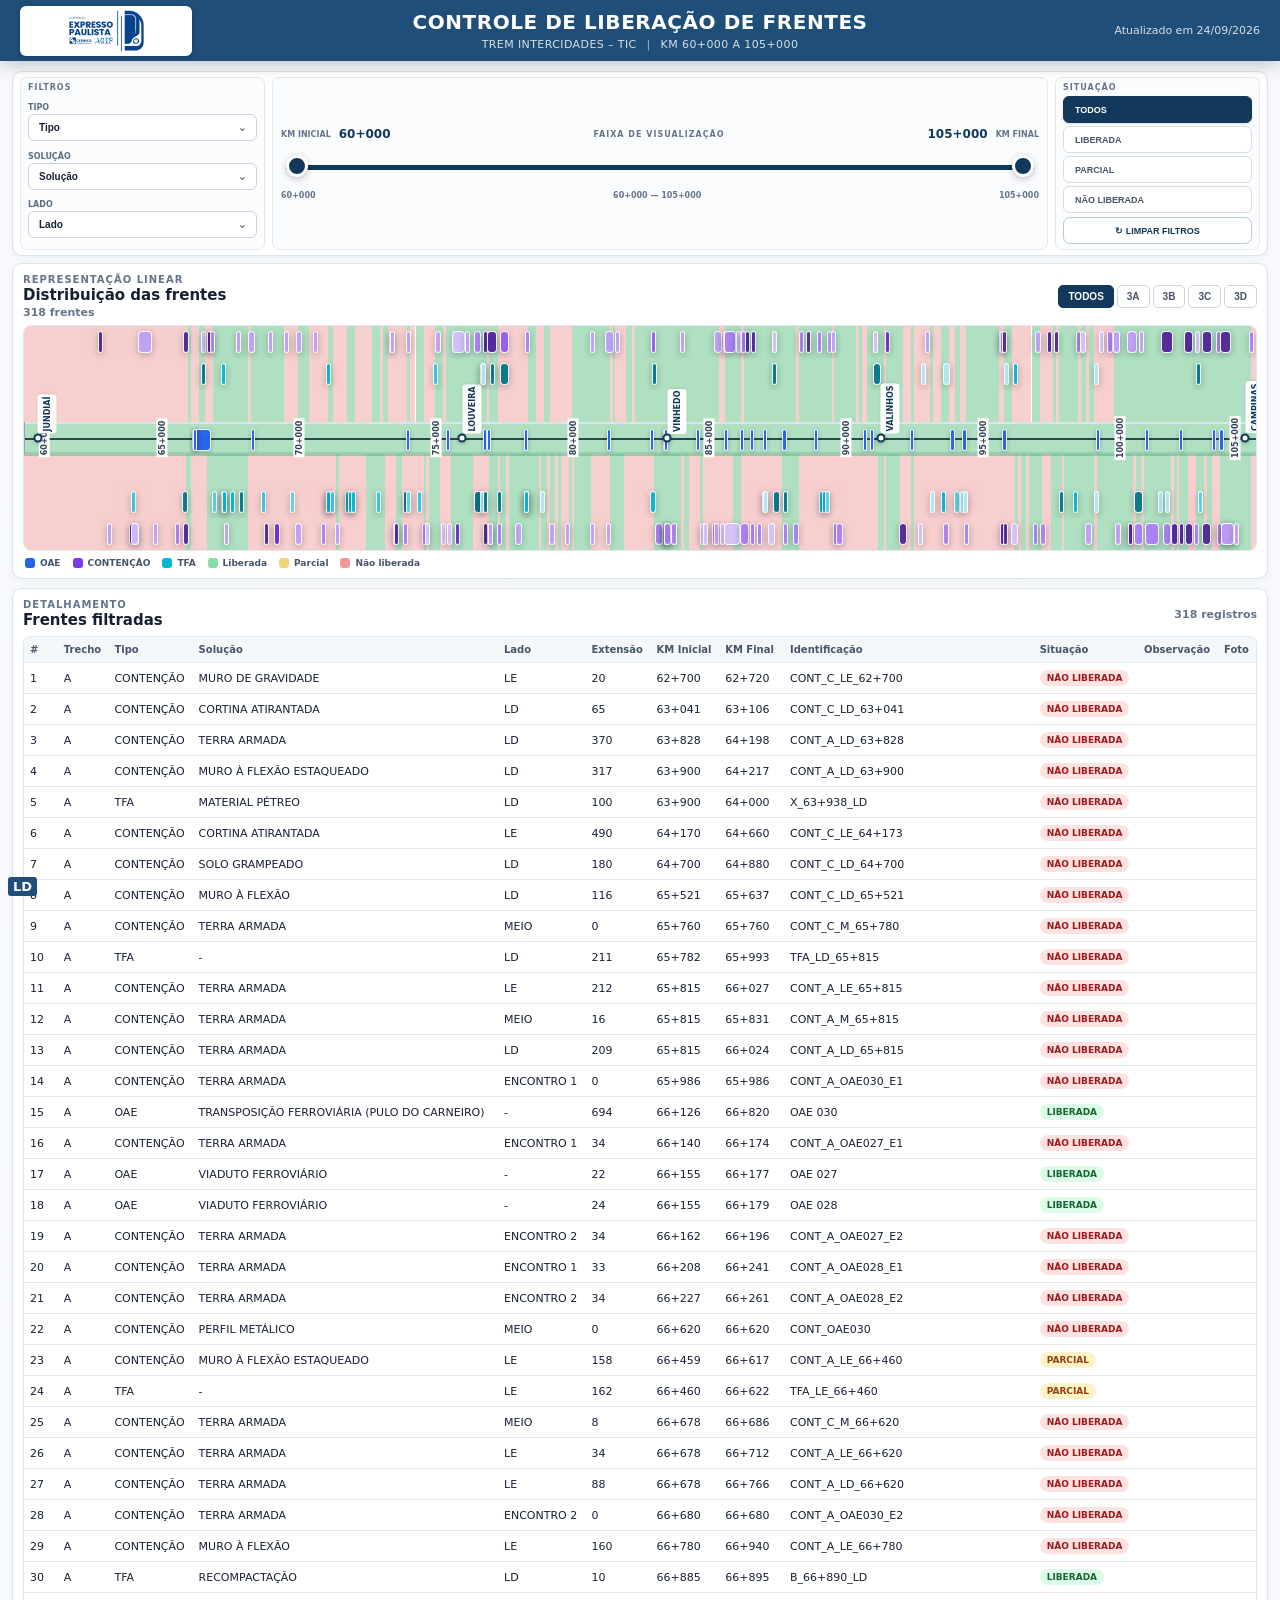
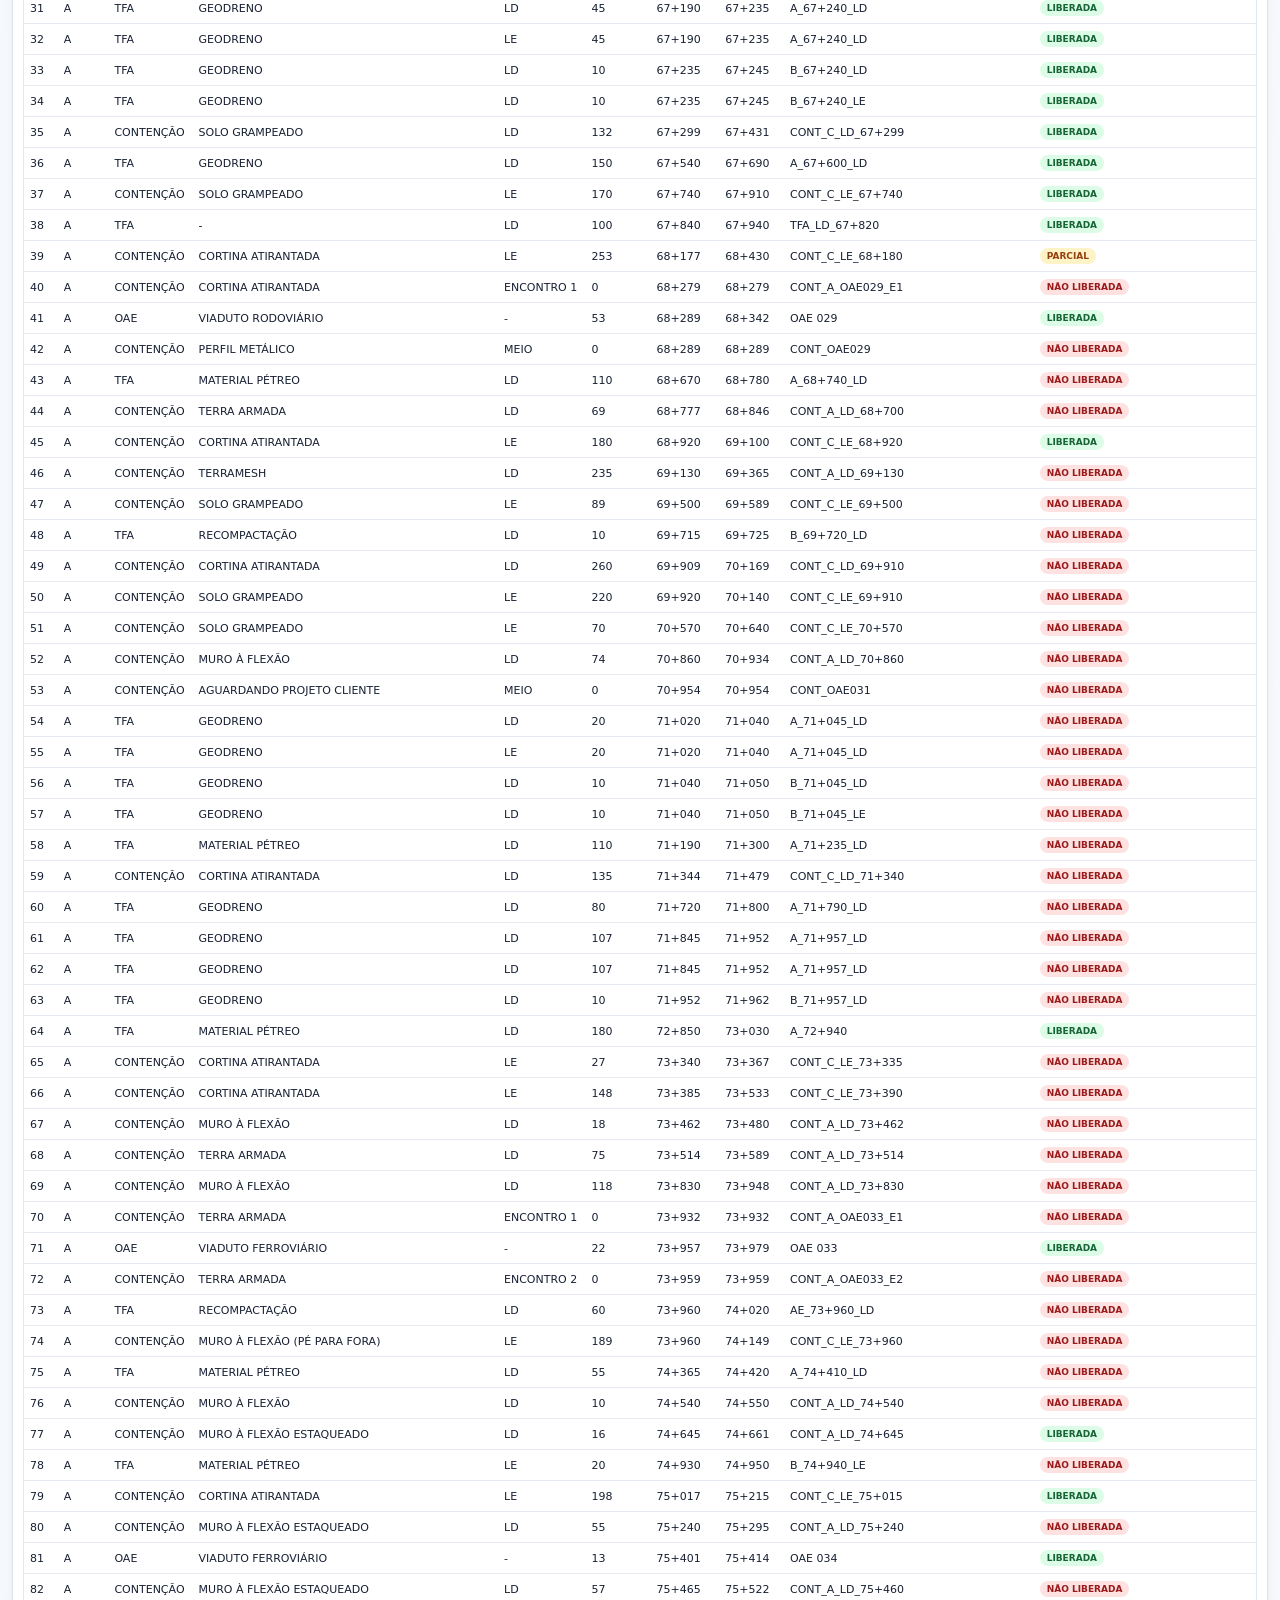
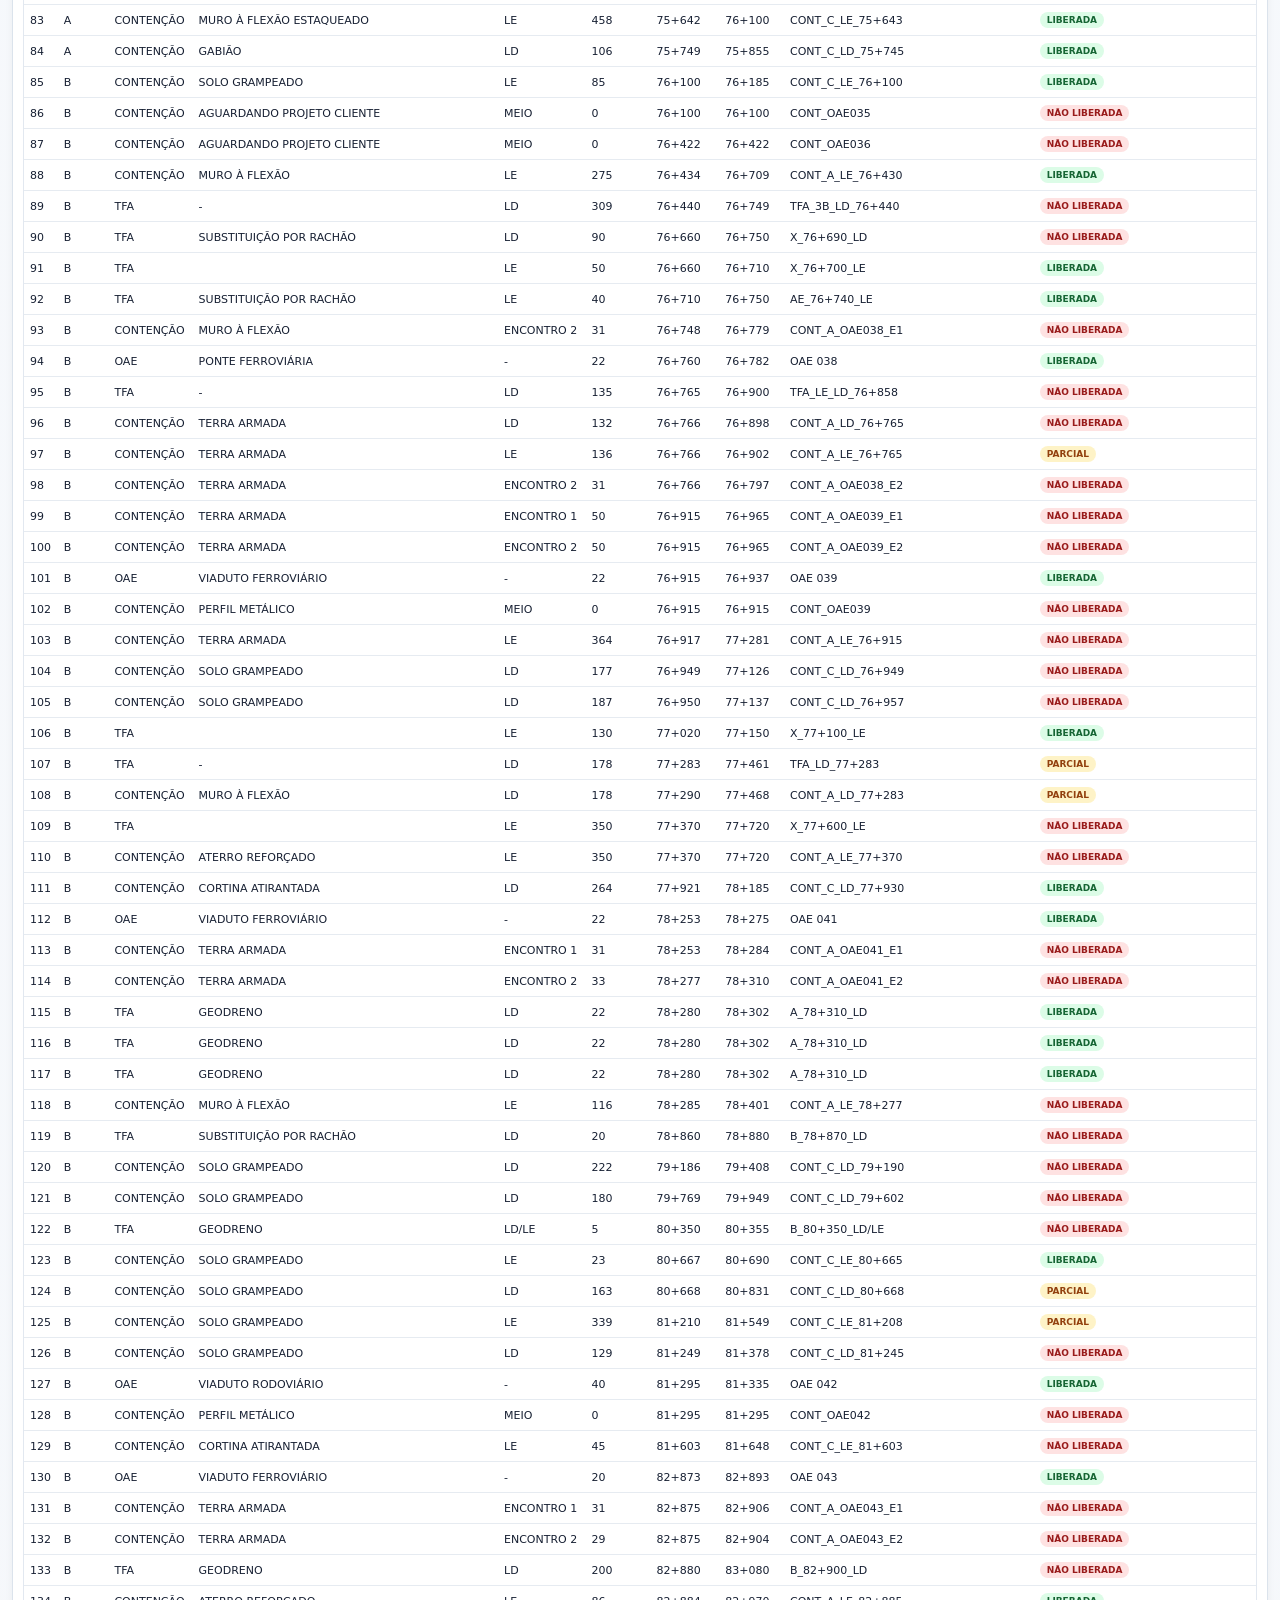
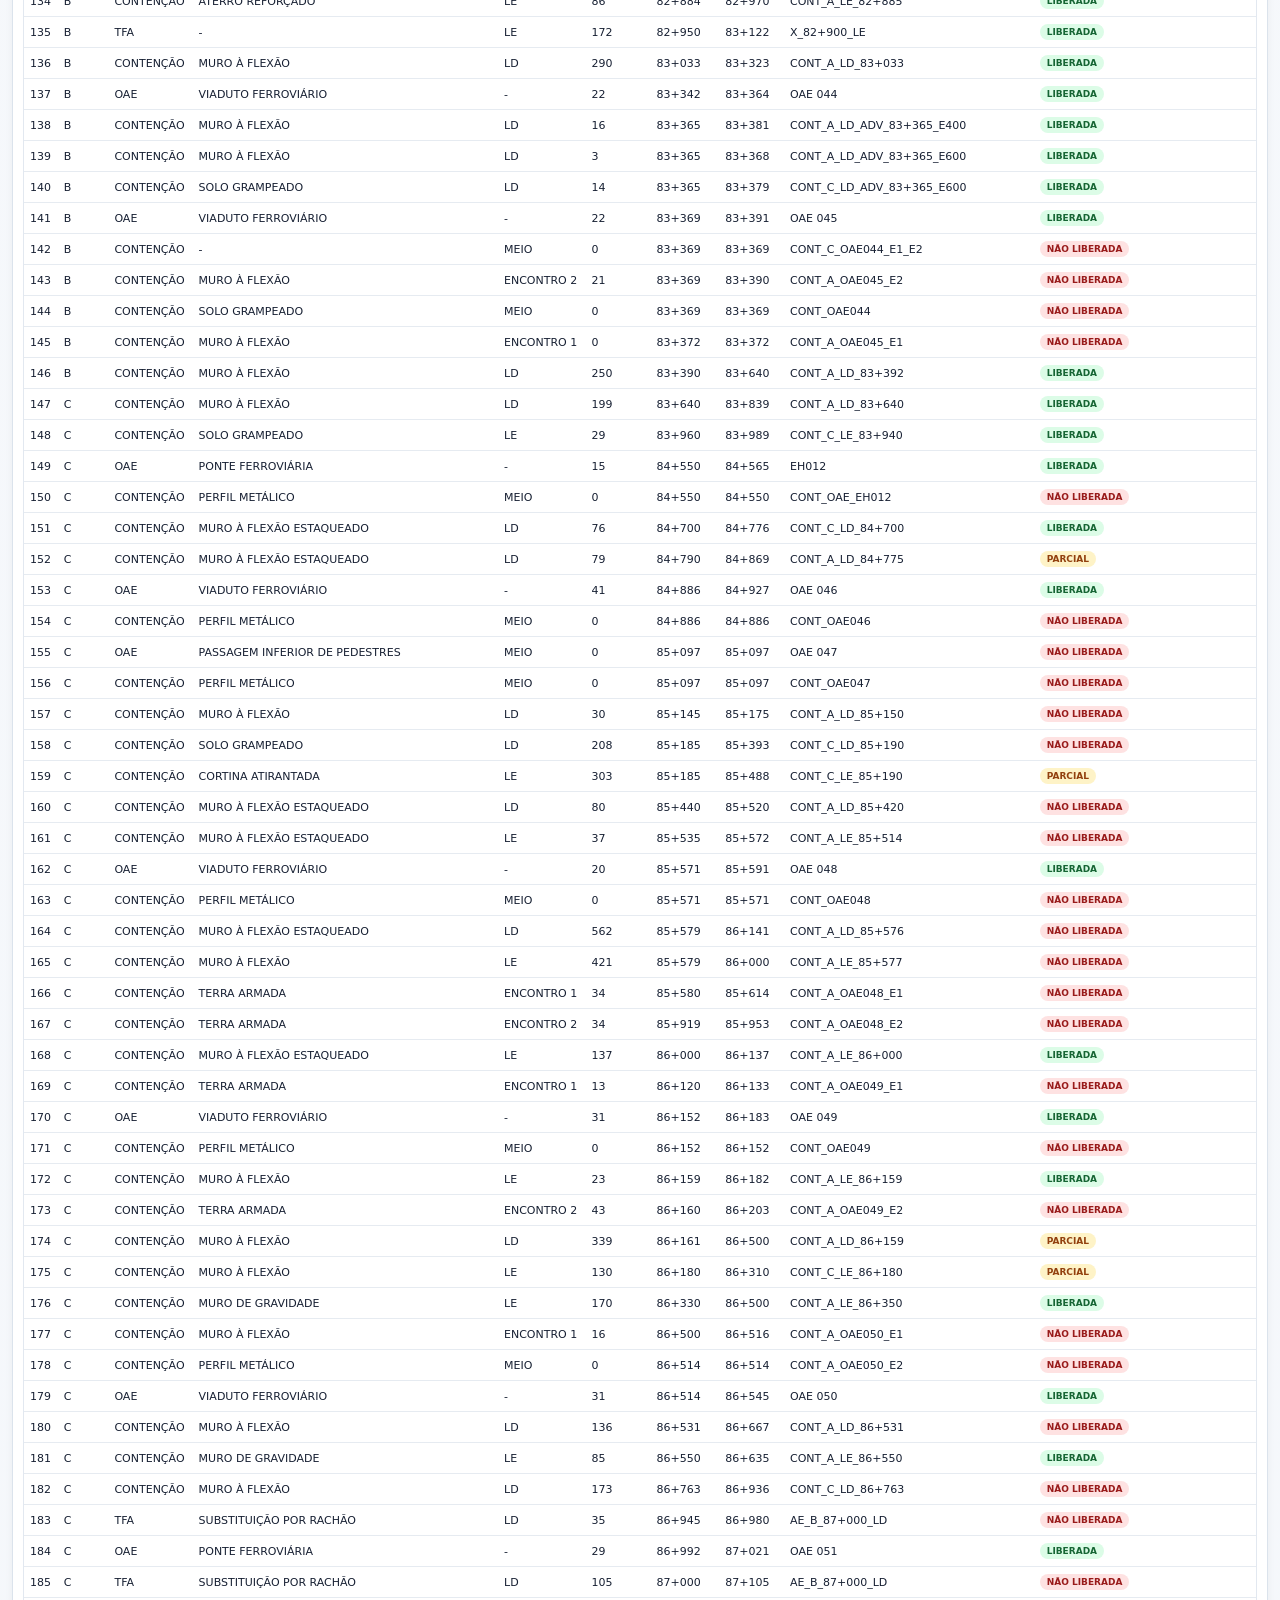
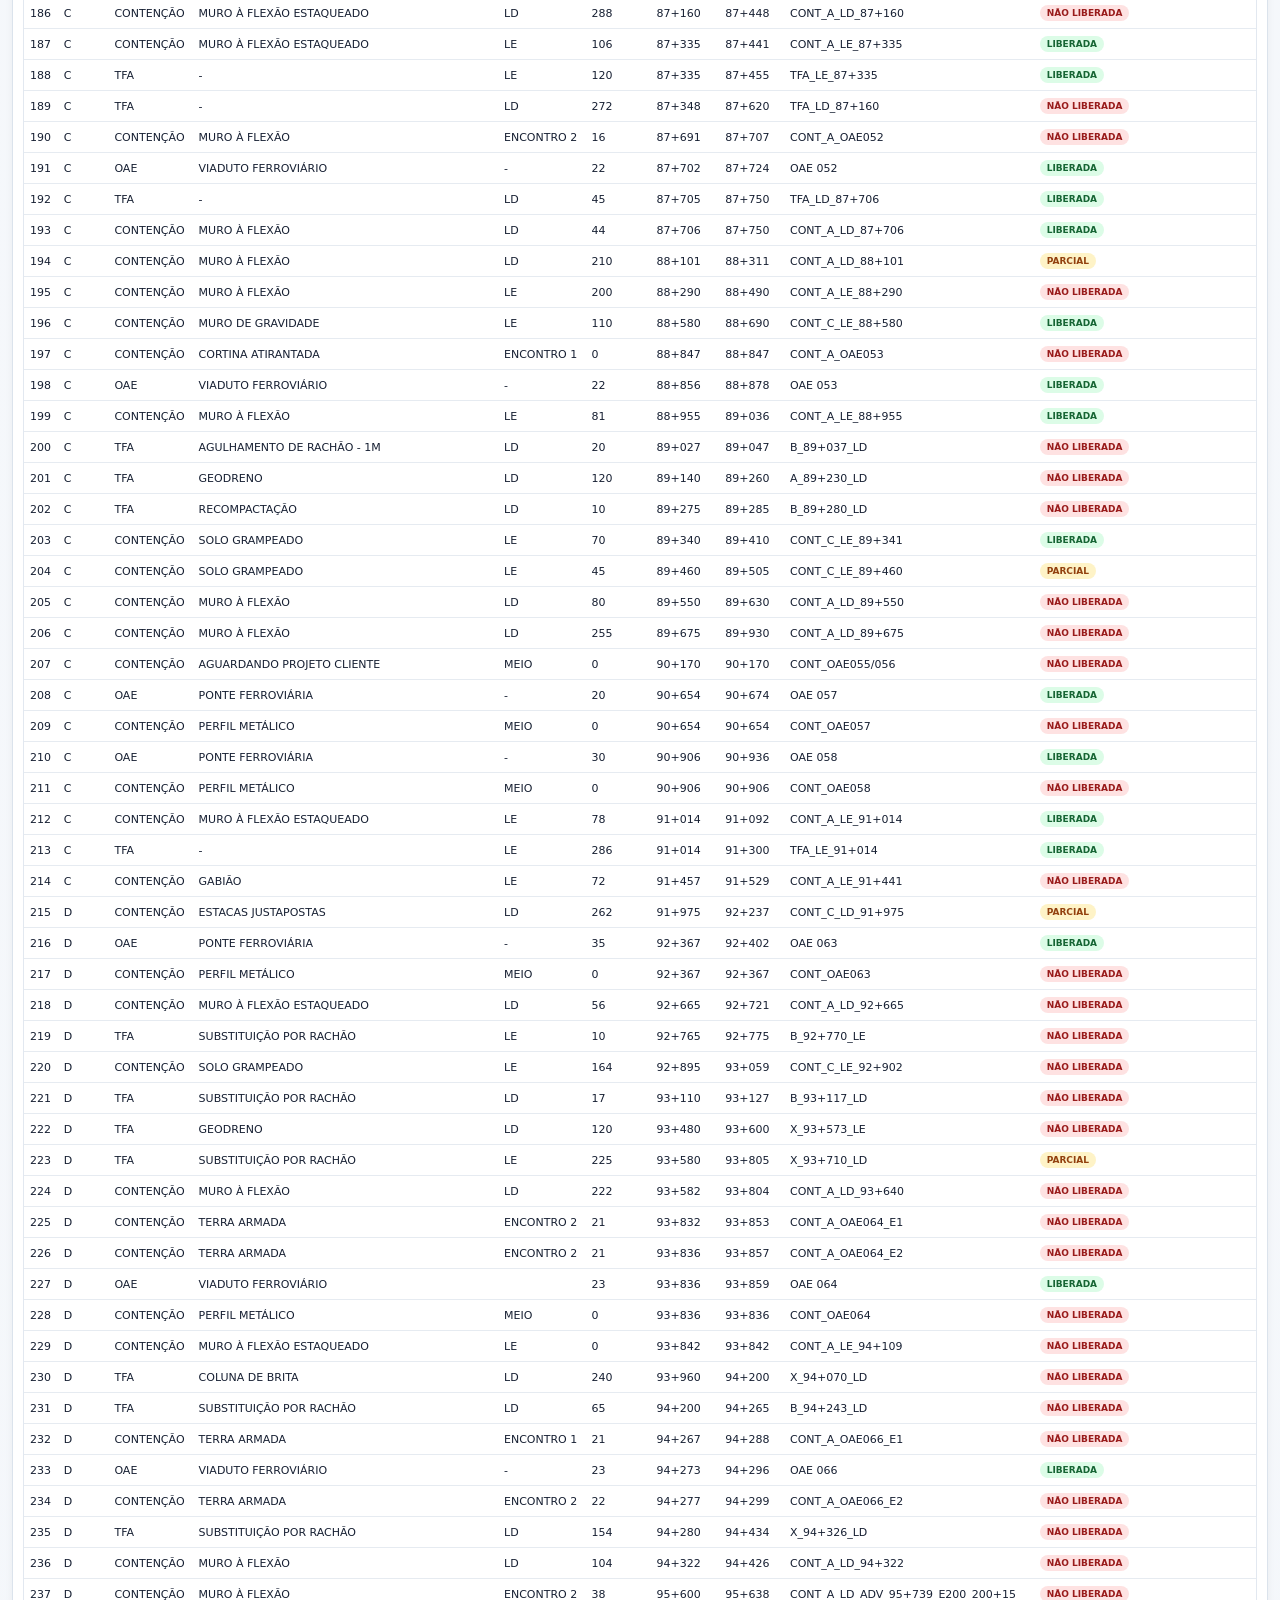
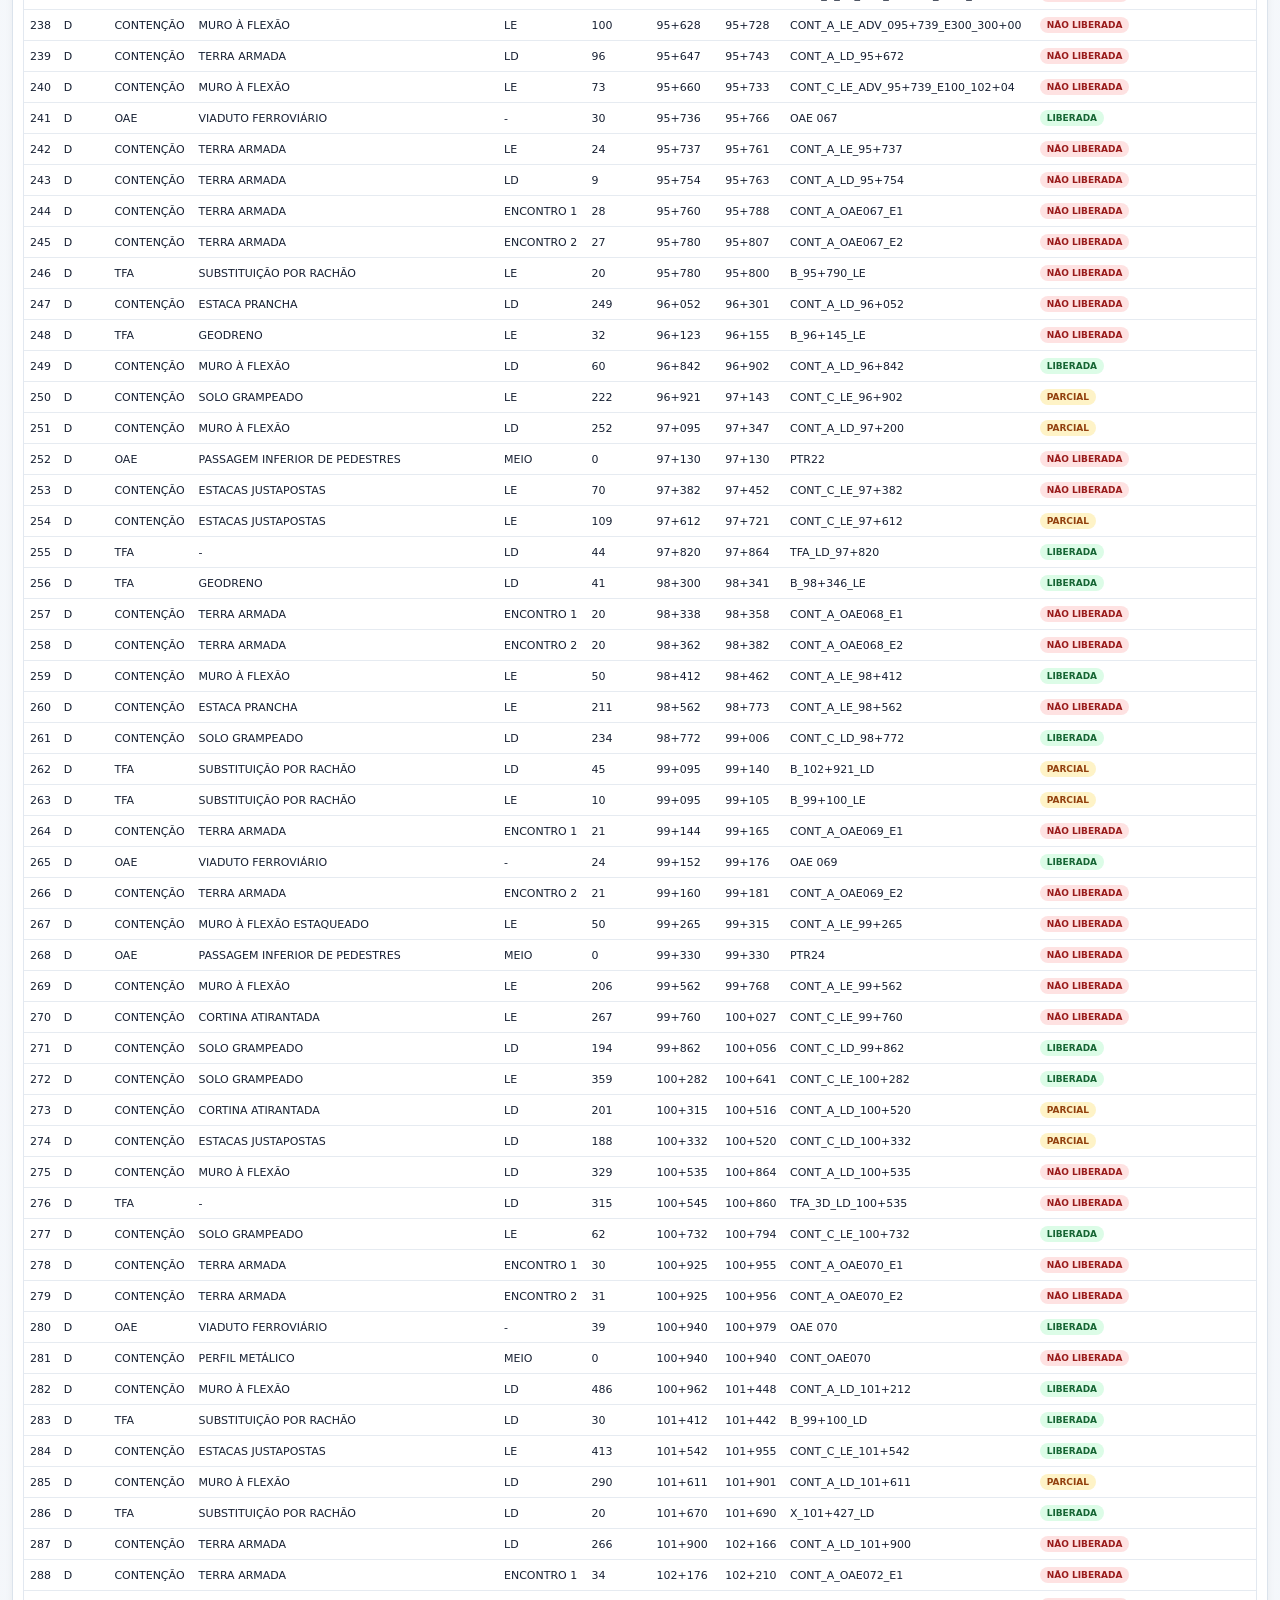
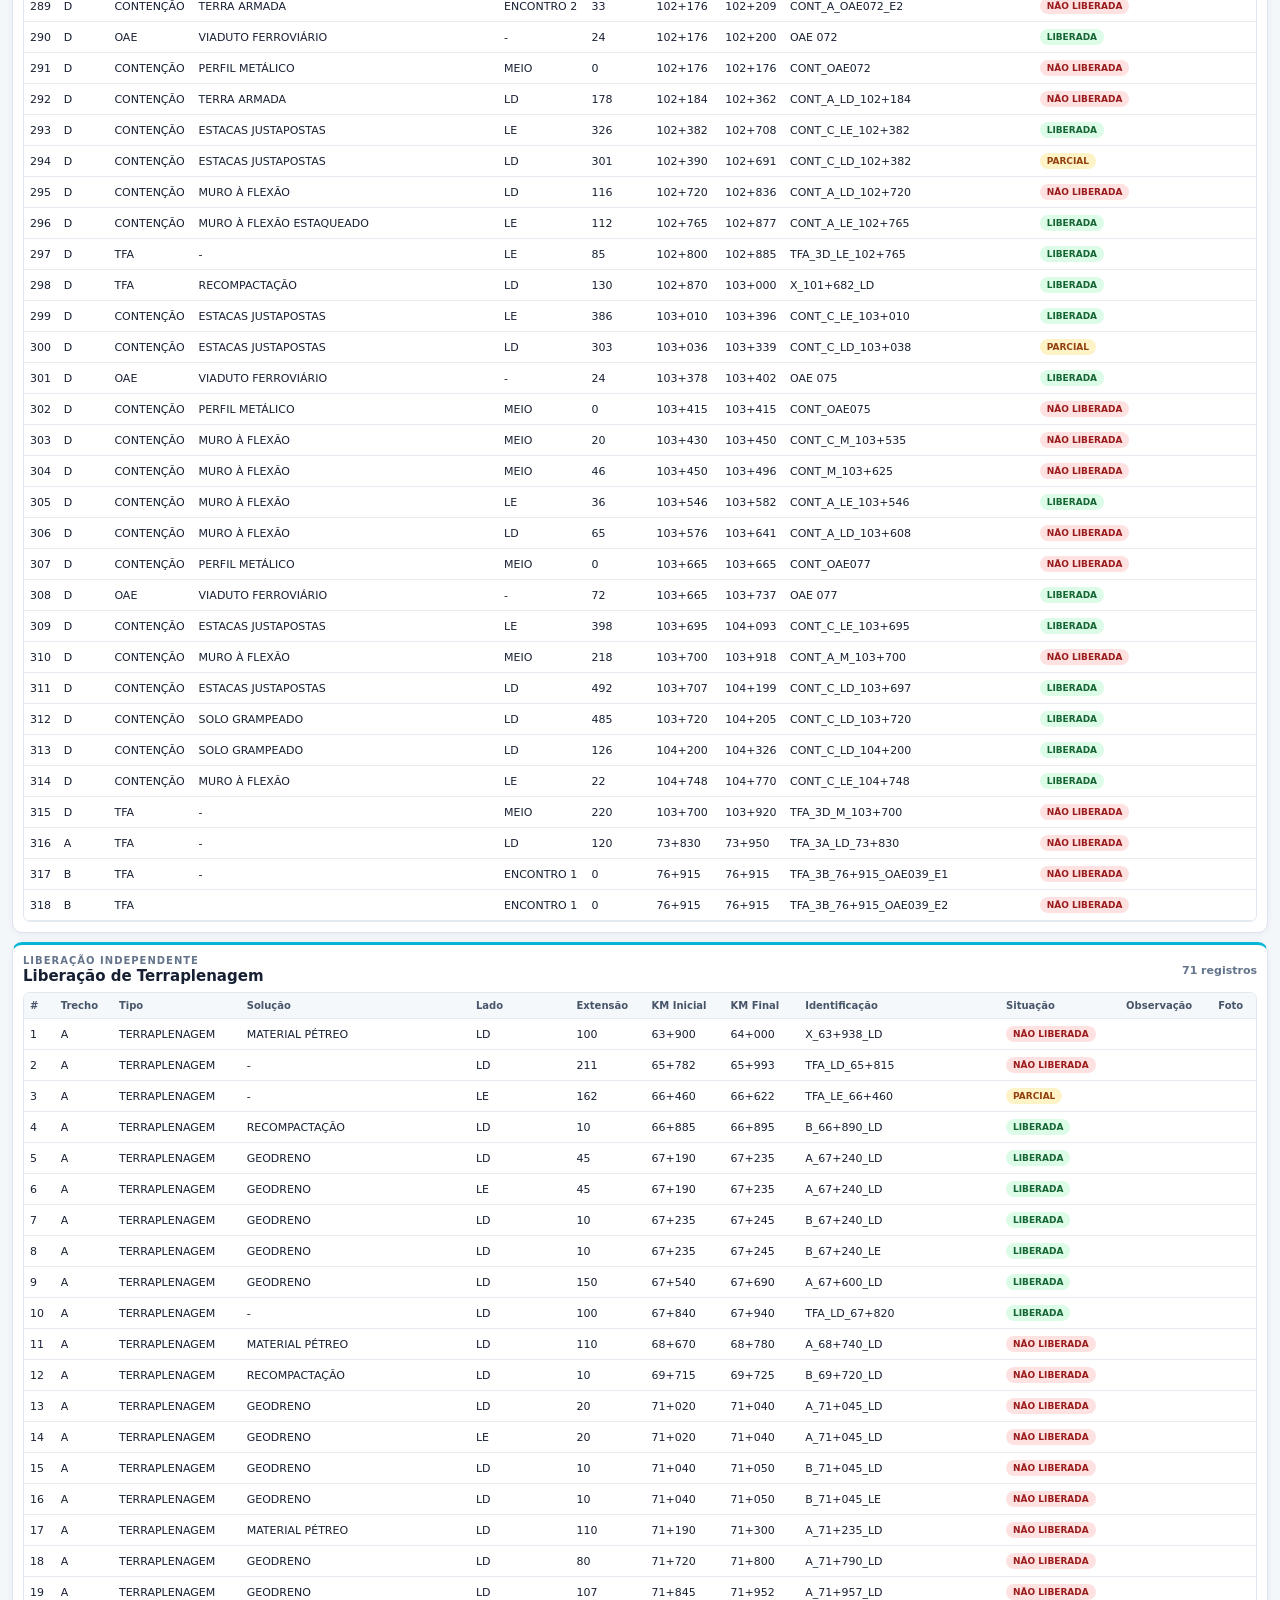
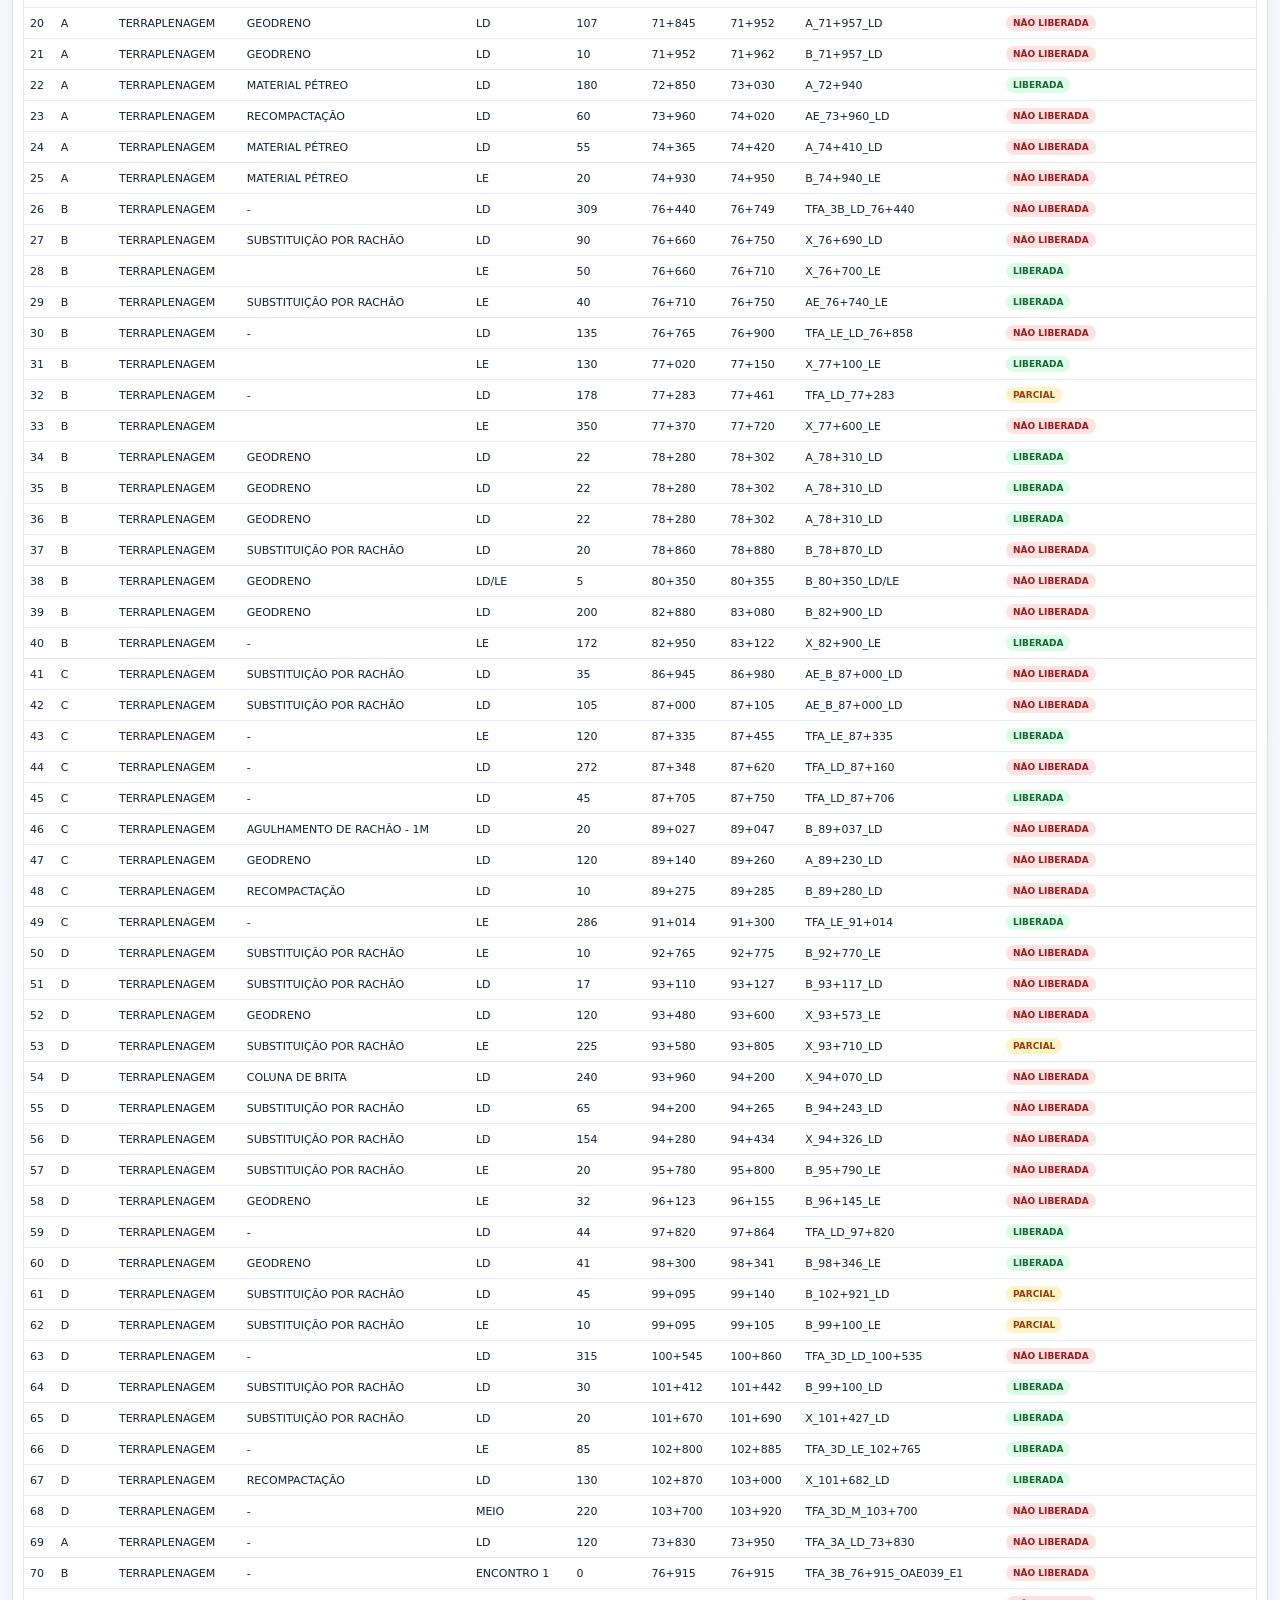
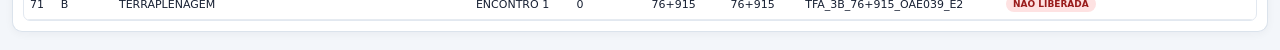
<file: index.html>
<!doctype html>
<html lang="pt-BR">
<head>
<meta charset="utf-8">
<meta name="viewport" content="width=device-width,initial-scale=1,viewport-fit=cover">
<meta name="apple-mobile-web-app-capable" content="yes">
<meta name="apple-mobile-web-app-status-bar-style" content="black-translucent">
<title>Controle de Liberação de Frentes</title>
<link rel="manifest" href="manifest.webmanifest">
<link rel="icon" href="icon.svg">
<link rel="stylesheet" href="app.css?v=49">









<style id="v45-ui">
/* Preserve approved blue header and keep it compact on scroll */
header,.header,.topbar,.app-header{background:#1f4e79!important;color:#fff!important}
.v45-plot-label{position:absolute!important;z-index:99999!important;left:8px!important;
color:#fff!important;background:rgba(31,78,121,.86)!important;font-weight:800!important;
font-size:12px!important;padding:3px 6px!important;border-radius:3px!important;
pointer-events:none!important}
.v45-le{top:6px!important}.v45-ld{bottom:6px!important}

/* Release colors: visible but translucent */
.v45-release-green{background:rgba(34,197,94,.52)!important;fill:rgba(34,197,94,.52)!important;opacity:.52!important}
.v45-release-red{background:rgba(239,68,68,.52)!important;fill:rgba(239,68,68,.52)!important;opacity:.52!important}
.v45-release-yellow{background:rgba(234,179,8,.55)!important;fill:rgba(234,179,8,.55)!important;opacity:.55!important}

/* Keep the chart interactive */
.v45-interactive{cursor:grab!important;touch-action:none!important}
.v45-interactive.dragging{cursor:grabbing!important}
</style>
<script id="v45-core">
(function(){
  const $=s=>document.querySelector(s);
  function plot(){
    return $('#chart')||$('.plot-area')||$('.chart-area')||$('.graph-area')||$('.graph')||$('svg');
  }
  function setupLabels(){
    const p=plot(); if(!p)return;
    if(getComputedStyle(p).position==='static')p.style.position='relative';
    p.querySelectorAll('.v45-plot-label').forEach(e=>e.remove());
    p.insertAdjacentHTML('afterbegin','<div class="v45-plot-label v45-le">LE</div><div class="v45-plot-label v45-ld">LD</div>');
  }

  /* Real drag pan. Prevent only when the pointer has actually moved,
     so ordinary clicks/popups continue to work. */
  function setupPan(){
    const p=plot(); if(!p||p.__v45pan)return;
    p.__v45pan=true; p.classList.add('v45-interactive');
    let down=false,lastX=0,lastY=0, moved=false;
    p.addEventListener('pointerdown',e=>{
      if(e.button!==0)return;
      down=true;moved=false;lastX=e.clientX;lastY=e.clientY;
      p.setPointerCapture?.(e.pointerId);
    },true);
    p.addEventListener('pointermove',e=>{
      if(!down)return;
      const dx=e.clientX-lastX,dy=e.clientY-lastY;
      if(Math.abs(dx)+Math.abs(dy)<1)return;
      moved=true;
      const sc=p.closest('.chart-scroll,.graph-scroll,.plot-scroll')||p.parentElement;
      if(sc){
        if(sc.scrollWidth>sc.clientWidth)sc.scrollLeft-=dx;
        if(sc.scrollHeight>sc.clientHeight)sc.scrollTop-=dy;
      }else if(p.viewBox && p.ownerSVGElement){
        /* SVG fallback: translate the visible viewport horizontally */
        p.parentElement.scrollLeft=(p.parentElement.scrollLeft||0)-dx;
      }
      lastX=e.clientX;lastY=e.clientY;
    },true);
    p.addEventListener('pointerup',e=>{
      down=false;p.releasePointerCapture?.(e.pointerId);
    },true);
    p.addEventListener('pointercancel',()=>down=false,true);
  }

  /* Ensure mouse wheel zoom is not disabled until a filter is selected.
     Delegate to the existing wheel handler when present; otherwise use the
     nearest horizontal scroll container as a useful zoom fallback. */
  function setupWheel(){
    const p=plot(); if(!p||p.__v45wheel)return;
    p.__v45wheel=true;
    p.addEventListener('wheel',e=>{
      if(e.ctrlKey)return;
      /* Do not consume ordinary vertical page scroll unless pointer is over plot. */
      const sc=p.closest('.chart-scroll,.graph-scroll,.plot-scroll')||p.parentElement;
      if(!sc)return;
      if(e.shiftKey || Math.abs(e.deltaX)>Math.abs(e.deltaY)){
        sc.scrollLeft += e.deltaY||e.deltaX;
      }
    },{passive:true});
  }

  function run(){setupLabels();setupPan();setupWheel()}
  if(document.readyState==='loading')document.addEventListener('DOMContentLoaded',run);else run();
  [250,700,1500,3000].forEach(t=>setTimeout(run,t));
})();
</script>
</head>
<body>
<header class="header">
  <div class="brand"><img src="logo.png" alt="Consórcio Expresso Paulista"><div><h1>CONTROLE DE LIBERAÇÃO DE FRENTES</h1><p>TREM INTERCIDADES – TIC <span>|</span> KM 60+000 A 105+000</p></div></div>
  <div class="header-right"><div class="updated">Atualizado em 24/09/2026</div></div>
</header>
<main>
  <section class="filter-panel">
    <div class="filter-block filters-block">
      <div class="filter-title">FILTROS</div>
      <div class="field"><label>TIPO</label><div id="tipo" class="multi"></div></div>
      <div class="field"><label>SOLUÇÃO</label><div id="solucao" class="multi"></div></div>
      <div class="field"><label>LADO</label><div id="lado" class="multi"></div></div>
    </div>
    <div class="filter-block km-block">
      <div class="km-caption"><span>KM INICIAL</span><strong id="kmStart">60+000</strong><span class="km-center">FAIXA DE VISUALIZAÇÃO</span><strong id="kmEnd">105+000</strong><span>KM FINAL</span></div>
      <div class="range-wrap">
        <div class="range-track"></div><div id="rangeFill" class="range-fill"></div>
        <input id="r1" type="range" min="60" max="105" step="0.001" value="60" aria-label="KM inicial">
        <input id="r2" type="range" min="60" max="105" step="0.001" value="105" aria-label="KM final">
      </div>
      <div class="range-foot"><span id="rangeLeft">60+000</span><span>60+000 — 105+000</span><span id="rangeRight">105+000</span></div>
    </div>
    <div class="filter-block status-block">
      <div class="filter-title">SITUAÇÃO</div>
      <button class="status-btn active" data-status="">TODOS</button>
      <button class="status-btn released" data-status="released">LIBERADA</button>
      <button class="status-btn partial" data-status="partial">PARCIAL</button>
      <button class="status-btn unreleased" data-status="unreleased">NÃO LIBERADA</button>
      <button id="clearFilters" class="clear-filters" type="button">↻ LIMPAR FILTROS</button>
    </div>
  </section>

  <section class="graph-card">
    <div class="graph-head"><div class="chart-side-label le">LE</div><div class="chart-side-label ld">LD</div>
      <div><div class="eyebrow">REPRESENTAÇÃO LINEAR</div><h2 id="graphTitle">Distribuição das frentes</h2><span id="count" class="count">318 frentes</span></div>
      <div class="segments" id="segments"></div>
    </div>
    <div class="graph-wrap">
      <div id="axis" class="axis" aria-label="Representação linear do trecho ferroviário">
        <div class="lane lane-le" id="laneLE"></div>
        <div class="center-line"></div>
        <div class="lane lane-ld" id="laneLD"></div>
      </div>
    </div>
    <div class="legend" id="legend"></div>
  </section>

  <section class="table-card">
    <div class="table-head"><div><div class="eyebrow">DETALHAMENTO</div><h2>Frentes filtradas</h2></div><span id="tableCount" class="count"></span></div>
    <div class="table-wrap"><table><thead><tr><th>#</th><th>Trecho</th><th>Tipo</th><th>Solução</th><th>Lado</th><th>Extensão</th><th>KM Inicial</th><th>KM Final</th><th>Identificação</th><th>Situação</th><th>Observação</th><th>Foto</th></tr></thead><tbody id="tbody"></tbody></table></div>
  </section>

  <section class="table-card terrap-table-card">
    <div class="table-head"><div><div class="eyebrow">LIBERAÇÃO INDEPENDENTE</div><h2>Liberação de Terraplenagem</h2></div><span id="terrapCount" class="count"></span></div>
    <div class="table-wrap"><table><thead><tr><th>#</th><th>Trecho</th><th>Tipo</th><th>Solução</th><th>Lado</th><th>Extensão</th><th>KM Inicial</th><th>KM Final</th><th>Identificação</th><th>Situação</th><th>Observação</th><th>Foto</th></tr></thead><tbody id="terrapBody"></tbody></table></div>
  </section>
</main>

<div id="modal" class="modal" aria-hidden="true"><div class="modal-box" role="dialog" aria-modal="true"><div class="modal-head"><div><div class="eyebrow">DETALHES</div><h2 id="modalTitle">Frente</h2></div><button id="closeModal" class="close" type="button">×</button></div><div id="details" class="details"></div><div id="editArea"><label>OBSERVAÇÃO</label><textarea id="obs" placeholder="Digite uma observação..."></textarea><label class="photo-label">FOTO</label><input id="photo" type="file" accept="image/*" capture="environment"><img id="preview" class="preview" alt="Pré-visualização"><div class="modal-actions"><button id="save" type="button" class="save">Salvar</button></div></div></div></div>
<script src="app_data.js?v=49"></script><script src="app.js?v=49"></script>
<script>if('serviceWorker' in navigator && (location.protocol==='https:' || location.hostname==='localhost')) navigator.serviceWorker.register('sw.js').catch(()=>{});</script>
</body></html>
</file>
<file: app.css>
:root{--navy:#0b2942;--blue:#2563eb;--purple:#7c3aed;--cyan:#06b6d4;--green:#16a34a;--red:#dc2626;--amber:#d97706;--bg:#f4f7fb;--line:#d8e1eb;--text:#172033;--muted:#64748b;--white:#fff}
*{box-sizing:border-box}html,body{margin:0;background:var(--bg);color:var(--text);font-family:Inter,ui-sans-serif,system-ui,-apple-system,"Segoe UI",Arial,sans-serif}body{font-size:13px}.header{position:sticky;top:0;z-index:80;background:var(--navy);color:#fff;padding:10px 20px;display:flex;align-items:center;justify-content:center;gap:20px;transition:padding .2s ease,box-shadow .2s ease}.header.scrolled{padding:5px 20px;box-shadow:0 5px 18px rgba(2,20,38,.22)}.brand{display:flex;align-items:center;gap:14px;min-width:0;justify-content:center;text-align:center}.brand>div{text-align:center}.brand img{width:190px;height:58px;object-fit:contain;background:#fff;border-radius:6px;padding:3px}.brand h1{margin:0;font-size:21px;letter-spacing:.3px;white-space:nowrap}.brand p{margin:5px 0 0;color:#dbe7f2;font-size:11px;letter-spacing:.4px}.brand p span{margin:0 6px;color:#7fa4c2}.header-right{position:absolute;right:20px;display:flex;align-items:center;gap:8px}.updated{font-size:11px;color:#b8c9d9;white-space:nowrap}.clear-filters{border:1px solid rgba(255,255,255,.35);background:rgba(255,255,255,.10);color:#fff;border-radius:7px;padding:7px 10px;font-size:10px;font-weight:800;cursor:pointer}.clear-filters:hover{background:rgba(255,255,255,.18)}main{max-width:1700px;margin:0 auto;padding:12px}.filter-panel,.graph-card,.table-card{background:#fff;border:1px solid var(--line);border-radius:12px;box-shadow:0 3px 14px rgba(15,23,42,.05)}.filter-panel{display:grid;grid-template-columns:250px minmax(360px,1fr) 220px;gap:10px;padding:10px;margin-bottom:10px}.filter-block{min-width:0;border:1px solid #e3e9f0;border-radius:9px;padding:9px;background:#fbfcfe}.filters-block{display:grid;grid-template-columns:1fr;gap:7px}.filter-title,.eyebrow{font-size:10px;font-weight:800;letter-spacing:1px;color:#64748b}.field label,.status-block label{display:block;font-size:10px;font-weight:800;color:#526173;margin-bottom:4px}.multi{position:relative}.multi-trigger{height:34px;width:100%;padding:0 10px;border:1px solid #cbd5e1;background:#fff;color:var(--text);border-radius:7px;display:flex;align-items:center;justify-content:space-between;font-weight:650;text-align:left}.multi-trigger span:last-child{color:#64748b}.multi.open{z-index:30}.multi-panel{display:none;position:absolute;left:0;right:0;top:38px;background:#fff;border:1px solid #cbd5e1;border-radius:8px;box-shadow:0 12px 30px rgba(15,23,42,.15);padding:6px;z-index:50;max-height:240px;overflow:auto}.multi.open .multi-panel{display:block}.multi-head{display:flex;justify-content:space-between;align-items:center;padding:4px 5px 7px;border-bottom:1px solid #edf1f5;font-size:11px;font-weight:800}.multi-clear{border:0;background:transparent;color:var(--blue);font-size:10px;font-weight:800;cursor:pointer}.multi-option{display:flex;gap:7px;align-items:center;padding:7px 5px;border-radius:5px;cursor:pointer;font-size:12px}.multi-option:hover{background:#f1f5f9}.multi-option input{accent-color:var(--navy)}.km-block{display:flex;flex-direction:column;justify-content:center;padding:14px 18px}.km-caption{display:grid;grid-template-columns:auto auto 1fr auto auto;align-items:center;gap:8px;font-size:9px;color:#64748b;font-weight:800}.km-caption strong{font-size:13px;color:var(--navy)}.km-center{text-align:center;letter-spacing:1px}.range-wrap{position:relative;height:48px;margin:7px 5px 0}.range-track,.range-fill{position:absolute;left:0;right:0;top:22px;height:6px;border-radius:8px}.range-track{background:#dbe4ee}.range-fill{background:var(--navy);right:auto}.range-wrap input{position:absolute;left:0;top:7px;width:100%;height:32px;margin:0;appearance:none;background:transparent;pointer-events:none}.range-wrap input::-webkit-slider-thumb{appearance:none;width:25px;height:25px;border-radius:50%;background:var(--navy);border:3px solid #fff;box-shadow:0 2px 7px rgba(15,23,42,.25);pointer-events:auto;cursor:grab}.range-wrap input::-moz-range-thumb{width:20px;height:20px;border-radius:50%;background:var(--navy);border:3px solid #fff;box-shadow:0 2px 7px rgba(15,23,42,.25);pointer-events:auto}.range-foot{display:flex;justify-content:space-between;color:#64748b;font-size:9px;font-weight:700}.status-block{display:flex;flex-direction:column;gap:5px}.status-btn{width:100%;height:34px;border:1px solid #d5dde7;border-radius:7px;background:#fff;color:#475569;font-size:11px;font-weight:800;cursor:pointer;text-align:left;padding:0 11px}.status-btn.active{background:var(--navy);color:#fff;border-color:var(--navy)}.status-btn.released.active{background:var(--green);border-color:var(--green)}.status-btn.partial.active{background:var(--amber);border-color:var(--amber)}.status-btn.unreleased.active{background:var(--red);border-color:var(--red)}.graph-card{padding:11px 12px 9px}.graph-head,.table-head{display:flex;align-items:center;justify-content:space-between;gap:10px;margin-bottom:7px}.graph-head h2,.table-head h2{margin:1px 0 0;font-size:16px}.graph-tools{display:flex;align-items:center;gap:6px}.graph-tool{border:1px solid #cbd5e1;background:#fff;color:#475569;border-radius:7px;padding:7px 10px;font-size:10px;font-weight:900;cursor:pointer}.graph-tool.active{background:var(--navy);border-color:var(--navy);color:#fff}.count{color:#64748b;font-size:11px;font-weight:700}.segments{display:flex;gap:4px}.segment{border:1px solid #cbd5e1;background:#fff;color:#475569;border-radius:6px;padding:6px 10px;font-size:10px;font-weight:800;cursor:pointer}.segment.active{background:var(--navy);color:#fff;border-color:var(--navy)}.graph-wrap{width:100%;overflow:hidden;border:1px solid #e1e7ee;border-radius:9px;background:#f9fbfd}.axis{position:relative;width:100%;height:560px;overflow:hidden;touch-action:none;user-select:none}.axis.pan-mode{cursor:grab}.axis.pan-mode.dragging{cursor:grabbing}.lane{position:absolute;left:0;right:0;height:220px}.lane-le{top:8px}.lane-ld{bottom:8px}.center-line{position:absolute;left:0;right:0;top:50%;height:4px;background:#334155;border-radius:4px;z-index:7}.lane-label{position:absolute;left:7px;top:5px;z-index:20;font-size:12px;font-weight:900;color:var(--navy);background:rgba(255,255,255,.92);border:1px solid #dbe3ec;border-radius:5px;padding:3px 7px}.lane-ld .lane-label{top:auto;bottom:5px}.release-base{position:absolute;left:0;right:0;top:45px;height:132px;background:rgba(220,38,38,.10);border-top:1px solid rgba(220,38,38,.25);border-bottom:1px solid rgba(220,38,38,.25);z-index:1;cursor:pointer}.release-part{position:absolute;top:45px;height:132px;background:rgba(22,163,74,.23);border-left:2px solid rgba(22,163,74,.55);border-right:2px solid rgba(22,163,74,.55);z-index:2;cursor:pointer}.type-row{position:absolute;left:0;right:0;height:38px;z-index:5}.type-label{position:absolute;left:8px;top:8px;font-size:9px;font-weight:800;color:#64748b;background:#fff;padding:2px 5px;border-radius:4px;z-index:20}.item{position:absolute;height:22px;min-width:5px;border:1px solid rgba(255,255,255,.9);border-radius:5px;box-shadow:0 1px 4px rgba(15,23,42,.22);cursor:pointer;z-index:10;padding:0;touch-action:manipulation}.item:hover{outline:2px solid rgba(15,23,42,.25)}.center-item{position:absolute;top:calc(50% - 10px);height:20px;z-index:12}.tick{position:absolute;top:calc(50% - 15px);height:30px;border-left:1px solid #aebccc;z-index:4;pointer-events:none}.tick-label{position:absolute;top:34px;left:50%;transform:translateX(-50%);font-size:9px;font-weight:800;color:#526173;white-space:nowrap;background:#f9fbfd;padding:1px 3px}.tick-label.edge-left{left:0;transform:none}.tick-label.edge-right{left:auto;right:0;transform:none}.station{position:absolute;top:50%;z-index:25;transform:translate(-50%,-50%);pointer-events:none}.station-dot{width:10px;height:10px;border-radius:50%;background:#fff;border:3px solid var(--navy);box-shadow:0 1px 4px #0004}.station-name{position:absolute;bottom:18px;left:50%;transform:translateX(-50%) rotate(270deg);transform-origin:center;transform-origin:center;white-space:nowrap;font-size:9px;font-weight:900;color:var(--navy);background:rgba(255,255,255,.94);padding:2px 4px;border-radius:3px}.legend{display:flex;flex-wrap:wrap;gap:14px;padding:8px 2px 1px;color:#475569;font-size:10px;font-weight:700}.legend span{display:inline-flex;align-items:center;gap:5px}.sw{width:10px;height:10px;border-radius:3px;display:inline-block}.table-card{margin-top:10px;padding:11px 12px}.terrap-table-card{border-top:3px solid var(--cyan)}.table-wrap{overflow:auto;max-width:100%}table{width:100%;min-width:1120px;border-collapse:collapse;font-size:11px}th,td{padding:8px 7px;border-bottom:1px solid #e6ebf1;text-align:left;white-space:nowrap}th{background:#f7f9fc;color:#475569;font-size:10px;position:sticky;top:0;z-index:2}tbody tr{cursor:pointer}tbody tr:hover{background:#f8fbff}.status-pill{display:inline-flex;padding:3px 7px;border-radius:20px;font-size:9px;font-weight:900}.yes{background:#dcfce7;color:#166534}.partial-pill{background:#fef3c7;color:#92400e}.no{background:#fee2e2;color:#991b1b}.empty{text-align:center!important;color:#64748b;padding:24px}.modal{position:fixed;inset:0;background:rgba(2,10,20,.60);display:none;align-items:center;justify-content:center;z-index:100}.modal.show{display:flex}.modal-box{width:min(760px,calc(100% - 24px));max-height:90vh;overflow:auto;background:#fff;border-radius:13px;padding:16px;box-shadow:0 20px 60px rgba(0,0,0,.25)}.modal-head{display:flex;justify-content:space-between;align-items:flex-start;gap:10px;border-bottom:1px solid #e5eaf0;padding-bottom:10px}.modal-head h2{margin:2px 0 0;font-size:18px}.close{border:0;background:#edf2f7;color:#334155;width:30px;height:30px;border-radius:50%;font-size:21px;line-height:1;cursor:pointer}.details{display:grid;grid-template-columns:repeat(3,1fr);gap:7px;margin:12px 0}.detail{border:1px solid #e3e9f0;border-radius:7px;padding:8px}.detail b{display:block;color:#64748b;font-size:9px;margin-bottom:3px}.modal label{display:block;font-size:10px;font-weight:800;color:#526173;margin:8px 0 4px}.modal textarea{width:100%;min-height:90px;border:1px solid #cbd5e1;border-radius:7px;padding:8px;font:inherit;resize:vertical}.modal input[type=file]{width:100%;font-size:11px}.preview{display:none;max-width:100%;max-height:260px;margin-top:8px;border-radius:7px;border:1px solid #e3e9f0}.modal-actions{display:flex;justify-content:flex-end;margin-top:10px}.save{border:0;background:var(--navy);color:#fff;border-radius:7px;padding:9px 15px;font-weight:800;cursor:pointer}.photo-label{margin-top:10px!important}
@media(max-width:1050px){.filter-panel{grid-template-columns:220px minmax(300px,1fr) 190px}.brand h1{font-size:18px}.brand img{width:165px;height:52px}}
@media(max-width:760px){.header{padding:7px 10px;}.header.scrolled{padding:4px 10px}.header-right{right:10px}.updated{display:none}.clear-filters{padding:6px 7px;font-size:9px}.header{padding:9px 11px;align-items:flex-start}.brand img{width:130px;height:46px}.brand h1{font-size:15px;white-space:normal;line-height:1.1}.brand p{font-size:9px}.updated{display:none}main{padding:7px}.filter-panel{grid-template-columns:1fr;gap:7px;padding:7px}.filters-block{grid-template-columns:repeat(3,1fr);gap:5px}.filters-block .filter-title{grid-column:1/-1}.filter-title{font-size:9px}.km-block{padding:9px 10px}.km-caption{grid-template-columns:auto auto 1fr auto auto;gap:5px}.km-center{display:none}.status-block{display:grid;grid-template-columns:1fr 1fr;gap:4px}.status-block .filter-title{grid-column:1/-1}.status-btn{height:31px;font-size:10px}.graph-card,.table-card{padding:8px}.graph-head{align-items:flex-end}.segments{gap:3px}.segment{padding:5px 7px;font-size:9px}.axis{height:430px}.lane{height:180px}.lane-le{top:5px}.lane-ld{bottom:5px}.release-base,.release-part{top:38px;height:104px}.type-row{height:31px}.item{height:13px}.details{grid-template-columns:repeat(2,1fr)}.table-wrap{margin:0}.brand{gap:8px}}

/* V28 — refinamento visual controlado: preserva a estrutura da V27 e corrige somente apresentação/interação */
:root{--navy:#12395b;--blue:#2563eb;--purple:#7c3aed;--cyan:#06b6d4;--green:#16a34a;--red:#dc2626;--amber:#d97706;--bg:#f3f6fa;--line:#dbe3ec;--text:#172033;--muted:#66758a}
body{background:linear-gradient(#f7f9fc 0,#f3f6fa 100%)}
.header{padding:10px 18px;background:#fff;color:var(--text);border-bottom:1px solid #dbe3ec;box-shadow:0 2px 10px rgba(15,23,42,.05)}
.brand{gap:16px}.brand img{width:172px;height:50px;background:transparent;padding:0;border-radius:0}.brand h1{font-size:20px;color:var(--navy);letter-spacing:.55px}.brand p{color:#68778b;margin-top:4px}.brand p span{color:#a5b2c1}.updated{color:#68778b}
main{max-width:1760px;padding:10px 12px 18px}.filter-panel,.graph-card,.table-card{border-radius:10px;box-shadow:0 2px 9px rgba(15,23,42,.045)}
.filter-panel{grid-template-columns:245px minmax(420px,1fr) 205px;gap:9px;padding:9px}.filter-block{border-radius:8px;padding:8px}.filters-block{gap:6px}.field label,.status-block label{margin-bottom:3px;color:#5f6f82}.multi-trigger{height:32px;border-radius:6px;font-size:11px}.multi-panel{top:35px}
.km-block{padding:11px 16px}.km-caption strong{font-size:12px}.range-wrap{height:44px;margin-top:4px}.range-track,.range-fill{top:20px;height:5px}.range-wrap input{top:5px}.range-wrap input::-webkit-slider-thumb{width:22px;height:22px}.range-foot{font-size:8px}
.status-block{gap:4px}.status-btn{height:32px;border-radius:6px;font-size:10px}.status-btn.active{box-shadow:0 1px 3px rgba(15,23,42,.12)}
.graph-card{padding:10px}.graph-head{margin-bottom:6px}.graph-head h2,.table-head h2{font-size:15px}.segments{gap:3px}.segment{padding:5px 9px;border-radius:5px}
.graph-wrap{border-radius:8px;background:#fbfcfe}.axis{height:500px;background:linear-gradient(to bottom,transparent 49.7%,rgba(15,23,42,.025) 50%,transparent 50.3%)}
.center-line{height:3px;background:#263b50;box-shadow:0 0 0 1px rgba(255,255,255,.8)}
.lane{height:218px}.lane-le{top:6px}.lane-ld{bottom:6px}.lane-label{left:5px;top:3px;font-size:11px;padding:2px 6px;background:#fff;border-color:#d6e0ea}.lane-ld .lane-label{top:auto;bottom:3px}
.release-part,.release-unreleased{position:absolute;top:42px;height:128px;border:0;border-radius:0;padding:0;cursor:pointer}.release-part{background:rgba(22,163,74,.23);box-shadow:inset 1px 0 rgba(22,163,74,.45),inset -1px 0 rgba(22,163,74,.45);z-index:2}.release-unreleased{background:rgba(220,38,38,.095);box-shadow:inset 0 1px rgba(220,38,38,.20),inset 0 -1px rgba(220,38,38,.20);z-index:1}.release-part:hover,.release-unreleased:hover{filter:brightness(.96);box-shadow:inset 0 0 0 1px rgba(15,23,42,.22)}
.type-row{height:38px}.type-label{left:6px;top:7px;background:rgba(255,255,255,.92);font-size:8px;color:#657488}.item{height:14px;border-radius:4px;box-shadow:0 1px 3px rgba(15,23,42,.18)}.item:hover{outline:2px solid rgba(15,23,42,.20)}.center-item{height:13px;top:calc(50% - 6px);border-radius:4px}
.tick{height:28px;top:calc(50% - 14px);border-color:#b7c3d0}.tick-label{top:31px;font-size:8px;color:#5c6b7c;background:rgba(251,252,254,.92)}
.station{top:50%}.station-name{bottom:20px;font-size:8px;padding:2px 4px;background:rgba(255,255,255,.96);box-shadow:0 1px 3px rgba(15,23,42,.08);transform:translateX(-50%) rotate(180deg)}.station-dot{width:9px;height:9px;border-width:2px}
.legend{padding:7px 2px 0;font-size:9px;gap:12px}.table-card{margin-top:9px;padding:10px}.table-wrap{border:1px solid #e2e8f0;border-radius:7px}th{background:#f5f8fb}th,td{padding:7px 6px}
.modal-box{border-radius:11px}.close{width:27px;height:27px;font-size:19px}
@media(max-width:760px){.header{padding:8px 10px}.brand img{width:118px;height:42px}.brand h1{font-size:14px}.brand p{font-size:8px}.filter-panel{grid-template-columns:1fr;padding:6px}.filters-block{grid-template-columns:repeat(3,1fr)}.km-block{padding:8px 9px}.axis{height:420px}.lane{height:175px}.release-part,.release-unreleased{top:34px;height:105px}.type-row{height:30px}.type-label{top:5px;font-size:7px}.tick-label{font-size:7px}.station-name{font-size:7px}}

/* V29 visual refinements requested */
.header{position:sticky!important;top:0!important;z-index:80!important;background:#0b5cab!important;color:#fff!important;justify-content:center!important;padding:10px 20px!important}
.header.scrolled{padding:5px 20px!important;box-shadow:0 5px 18px rgba(2,20,38,.25)!important}
.brand{justify-content:center!important;text-align:center!important}
.brand>div{text-align:center!important}
.brand h1{color:#fff!important;text-align:center!important}
.header-right{right:20px!important}
.clear-filters{background:rgba(255,255,255,.12)!important}
.type-label{display:none!important}
.axis{height:560px!important}
.item{height:22px!important;border-radius:5px!important;box-shadow:0 2px 7px rgba(15,23,42,.28)!important;border:1px solid rgba(255,255,255,.95)!important}
.center-item{height:20px!important;top:calc(50% - 10px)!important}
.station-name{bottom:21px!important;transform:translateX(-50%) rotate(270deg)!important;transform-origin:center!important;font-size:9px!important;padding:2px 5px!important}
.graph-tool.active{background:#0b2942!important;color:#fff!important}
.terrap-table-card{border-top:3px solid var(--cyan)!important}
@media(max-width:760px){.header{padding:8px 10px!important}.header.scrolled{padding:4px 10px!important}.header-right{right:10px!important}.updated{display:none!important}.clear-filters{padding:6px 7px!important;font-size:9px!important}.brand img{width:110px!important;height:40px!important}.brand h1{font-size:13px!important}.brand p{font-size:7px!important}.axis{height:450px!important}.item{height:18px!important}.center-item{height:17px!important;top:calc(50% - 8.5px)!important}.station-name{font-size:7px!important}}

/* Center title in viewport while keeping logo at left */
.header .brand{position:relative;width:100%;justify-content:center!important}
.header .brand img{position:absolute;left:0}
@media(max-width:760px){.header .brand img{left:0}.header .brand{width:100%}}

/* V31 — cinco faixas contínuas de liberação */
.axis{height:560px!important;background:#fff!important;overflow:hidden!important}
.lane{height:220px!important;left:0;right:0}
.lane-le{top:8px!important}.lane-ld{bottom:8px!important}
.graph-band{position:absolute;left:0;right:0;height:44px;overflow:visible;z-index:5;border:0!important;margin:0!important;padding:0!important}
.graph-band.band-release,.graph-band.band-terrap{background:rgba(220,38,38,.10)}
.graph-band.band-axis{background:#fff;z-index:8}
.graph-band .release-part,.graph-band .release-unreleased{top:0!important;height:44px!important;border:0!important;border-radius:0!important;box-shadow:none!important}
.graph-band .release-part{background:rgba(22,163,74,.23)!important;z-index:1}
.graph-band .release-unreleased{background:rgba(220,38,38,.13)!important;z-index:1}
.graph-band .release-part:hover,.graph-band .release-unreleased:hover{filter:brightness(.97);box-shadow:inset 0 0 0 1px rgba(15,23,42,.18)!important}
.graph-band .item{top:11px!important;height:22px!important;z-index:4!important}
.graph-band.band-axis .item{top:10px!important;height:24px!important}
.graph-band.band-terrap .item{display:none!important}
.lane-label{z-index:30!important}
.center-line{display:none!important}
.lane-ld .graph-band.band-release:last-child{ }
/* As cinco faixas ficam visualmente contínuas; somente o eixo permanece branco. */
@media(max-width:760px){
  .axis{height:450px!important}
  .lane{height:175px!important}
  .graph-band{height:35px}
  .graph-band .release-part,.graph-band .release-unreleased{height:35px!important}
  .graph-band .item{top:8px!important;height:19px!important}
  .graph-band.band-axis .item{top:7px!important;height:21px!important}
}

/* V32 — cabeçalho corrigido: fundo branco e alto contraste */
.header{
  background:#ffffff!important;
  color:#12395b!important;
  border-bottom:2px solid #d7e3ef!important;
  box-shadow:0 3px 12px rgba(15,23,42,.10)!important;
}
.header.scrolled{
  background:#ffffff!important;
  box-shadow:0 4px 14px rgba(15,23,42,.14)!important;
}
.brand h1{color:#12395b!important}
.brand p{color:#5d7187!important}
.brand p span{color:#8ca1b5!important}
.brand img{
  background:#ffffff!important;
  border:1px solid #e1e8ef!important;
  border-radius:6px!important;
  padding:3px!important;
  box-shadow:0 1px 4px rgba(15,23,42,.08)!important;
}
.updated{color:#64748b!important}
.clear-filters{
  color:#12395b!important;
  background:#ffffff!important;
  border:1px solid #b9c9d8!important;
}
.clear-filters:hover{background:#f1f6fa!important}

/* V33 - Limpar filtros junto da situação */
.status-block .clear-filters{width:100%;height:32px;margin-top:3px;border:1px solid #cbd5e1;background:#fff;color:var(--navy);border-radius:7px;padding:0 10px;font-size:10px;font-weight:800;cursor:pointer;text-align:center}
.status-block .clear-filters:hover{background:#f1f5f9!important}
.header-right .updated{margin-left:auto}
@media(max-width:760px){.status-block .clear-filters{height:31px;font-size:10px}}

/* V34 — cabeçalho aprovado: azul com texto branco e logo em fundo branco */
.header{background:#0b5cab!important;color:#fff!important;border-bottom:0!important;box-shadow:0 4px 16px rgba(2,20,38,.22)!important}
.header.scrolled{background:#0b5cab!important;color:#fff!important;box-shadow:0 5px 18px rgba(2,20,38,.28)!important}
.brand h1{color:#fff!important}
.brand p{color:rgba(255,255,255,.82)!important}
.brand p span{color:rgba(255,255,255,.6)!important}
.brand img{background:#fff!important;border:0!important;border-radius:6px!important;padding:4px!important;box-shadow:0 1px 5px rgba(0,0,0,.22)!important}
.updated{color:rgba(255,255,255,.82)!important}

/* V35 — correção das faixas */
.graph-band.band-release,.graph-band.band-terrap{border:0!important;margin:0!important;padding:0!important}
.graph-band.band-axis{background:#fff!important}
.graph-band .item{z-index:12!important;height:16px!important;border-radius:4px!important}
.graph-band.band-axis .item{height:22px!important;top:10px!important}
.graph-band .release-part,.graph-band .release-unreleased{z-index:2!important}
.center-line{display:block!important;position:absolute!important;left:0!important;right:0!important;top:50%!important;height:2px!important;background:#163b63!important;z-index:25!important;pointer-events:none!important}
.station{z-index:30!important}
@media(max-width:760px){.graph-band .item{height:14px!important}.graph-band.band-axis .item{height:20px!important;top:7px!important}.center-line{height:2px!important}}
/* V36 — cinco linhas contínuas em uma única área gráfica */
.axis{height:220px!important;overflow:hidden!important}
.lane.lane-le{display:block!important;top:0!important;bottom:auto!important;height:220px!important}
.lane.lane-ld{display:none!important}
.center-line{display:none!important}
.graph-band{position:absolute!important;left:0!important;right:0!important;width:auto!important;height:44px!important;margin:0!important;padding:0!important;border:0!important;border-radius:0!important;overflow:visible!important}
.graph-band.band-release,.graph-band.band-terrap{background:transparent!important}
.graph-band .release-part,.graph-band .release-unreleased{top:0!important;height:44px!important;border:0!important;border-radius:0!important}
.graph-band .release-part{background:rgba(22,163,74,.26)!important;z-index:1!important}
.graph-band .release-unreleased{background:rgba(220,38,38,.13)!important;z-index:1!important}
.graph-band .item{height:16px!important;border-radius:4px!important;z-index:4!important}
.graph-band.band-release .item:nth-of-type(1){ }
.graph-band.band-axis{background:#fff!important;z-index:3!important}
.graph-band.band-axis .item{height:20px!important;top:12px!important;z-index:5!important}
.graph-band.band-terrap .release-part{background:rgba(22,163,74,.23)!important}
.graph-band.band-terrap .release-unreleased{background:rgba(220,38,38,.095)!important}
.graph-band.band-terrap .item{display:none!important}
/* linha central do eixo OAE */
.graph-band.band-axis:after{content:"";position:absolute;left:0;right:0;top:21px;height:2px;background:#64748b;z-index:4}
.station{top:50%!important}
@media(max-width:760px){
  .axis{height:190px!important}
  .lane.lane-le{height:190px!important}
  .graph-band{height:38px!important}
  .graph-band .release-part,.graph-band .release-unreleased{height:38px!important}
  .graph-band .item{height:13px!important}
  .graph-band.band-axis .item{height:17px!important;top:10px!important}
  .graph-band.band-axis:after{top:18px;height:2px}
}


/* V37 — sete faixas contínuas: TFA LE / Contenção LE / Terrap LE / Eixo OAE / Terrap LD / Contenção LD / TFA LD */
.filter-panel{padding:7px!important;gap:8px!important}
.filter-block{padding:7px!important}
.filters-block{gap:5px!important}
.multi-trigger{height:30px!important}
.field label{margin-bottom:2px!important}
.km-block{padding:10px 15px!important}
.range-wrap{height:42px!important;margin-top:5px!important}
.range-track,.range-fill{top:19px!important;height:5px!important}
.range-wrap input{top:5px!important;height:30px!important}
.status-block{gap:3px!important}
.status-btn{height:30px!important}
.status-block .clear-filters{height:29px!important;margin-top:2px!important}

.axis{height:224px!important;overflow:hidden!important;background:#fff!important}
.lane.lane-le{display:block!important;top:0!important;height:224px!important;bottom:auto!important}
.lane.lane-ld{display:none!important}
.graph-band{height:32px!important;min-height:32px!important;position:absolute!important;left:0!important;right:0!important;border:0!important;border-radius:0!important;margin:0!important;padding:0!important;overflow:visible!important}
.graph-band.band-release,.graph-band.band-terrap{background:transparent!important}
.graph-band.band-axis{background:#fff!important;z-index:8!important}
.graph-band .release-part,.graph-band .release-unreleased{top:0!important;height:32px!important;border:0!important;border-radius:0!important;box-shadow:none!important}
.graph-band .release-part{background:rgba(22,163,74,.55)!important;z-index:1!important}
.graph-band .release-unreleased{background:rgba(220,38,38,.55)!important;z-index:1!important}
.graph-band.band-terrap .release-part{background:rgba(22,163,74,.55)!important}
.graph-band.band-terrap .release-unreleased{background:rgba(22,163,74,.55)!important}
.graph-band .item{top:5px!important;height:22px!important;border-radius:4px!important;z-index:5!important}
.graph-band.band-axis .item{top:5px!important;height:22px!important;z-index:9!important}
.graph-band.band-axis:after{content:"";position:absolute;left:0;right:0;top:15px;height:3px;background:#4b5563;z-index:10;pointer-events:none}
.tick{top:calc(50% - 16px)!important;height:32px!important;z-index:20!important;border-left:1px solid #94a3b8!important}
.tick-label{top:50%!important;left:50%!important;transform:translate(-50%,-50%) rotate(270deg)!important;transform-origin:center!important;background:#fff!important;font-size:8px!important;padding:1px 2px!important;color:#334155!important;z-index:25!important}
.tick-label.edge-left{left:0!important;right:auto!important;transform:translate(0,-50%) rotate(270deg)!important}
.tick-label.edge-right{left:auto!important;right:0!important;transform:translate(0,-50%) rotate(270deg)!important}
.station{top:50%!important;z-index:35!important}
.station-name{bottom:12px!important;transform:translateX(-50%) rotate(270deg)!important;font-size:8px!important;background:rgba(255,255,255,.96)!important}
.station-dot{width:9px!important;height:9px!important}

@media(max-width:760px){
  .filter-panel{padding:6px!important;gap:6px!important}
  .filter-block{padding:6px!important}
  .multi-trigger{height:29px!important}
  .km-block{padding:7px 9px!important}
  .range-wrap{height:38px!important}
  .range-track,.range-fill{top:17px!important}
  .range-wrap input{top:4px!important}
  .status-btn{height:29px!important}
  .status-block .clear-filters{height:28px!important}
  .axis{height:196px!important}
  .lane.lane-le{height:196px!important}
  .graph-band{height:28px!important;min-height:28px!important}
  .graph-band .release-part,.graph-band .release-unreleased{height:28px!important}
  .graph-band .item,.graph-band.band-axis .item{top:4px!important;height:20px!important}
  .graph-band.band-axis:after{top:13px!important;height:2px!important}
  .tick{height:28px!important;top:calc(50% - 14px)!important}
  .tick-label{font-size:7px!important}
  .station-name{font-size:7px!important;bottom:10px!important}
}

/* V38 — 7 faixas definitivas, OAE visível, transparência e filtros compactos */
.filter-panel{padding:5px 7px!important;gap:7px!important;margin-bottom:7px!important}
.filter-block{padding:5px 7px!important;border-radius:7px!important}
.filters-block{gap:4px!important}
.filter-title{font-size:8px!important;margin-bottom:1px!important}
.field label{font-size:8px!important;margin-bottom:2px!important}
.multi-trigger{height:27px!important;font-size:10px!important}
.multi-panel{top:30px!important}
.km-block{padding:6px 8px!important}
.km-caption{font-size:8px!important}
.range-wrap{margin-top:5px!important}
.range-foot{font-size:8px!important;margin-top:3px!important}
.status-block{gap:3px!important}
.status-btn{height:27px!important;font-size:9px!important}
.status-block .clear-filters{height:27px!important;font-size:9px!important;margin-top:1px!important}

.axis{height:224px!important;background:#fff!important;overflow:hidden!important;position:relative!important}
.lane.lane-le{display:block!important;top:0!important;bottom:auto!important;height:224px!important;left:0!important;right:0!important;position:absolute!important}
.graph-band{position:absolute!important;left:0!important;right:0!important;border:0!important;border-radius:0!important;overflow:visible!important}
.graph-band.band-release,.graph-band.band-terrap{background:transparent!important}
.graph-band.band-axis{background:#fff!important;z-index:8!important}
.graph-band .release-part{background:rgba(22,163,74,.34)!important;z-index:1!important}
.graph-band .release-unreleased{background:rgba(220,38,38,.22)!important;z-index:1!important}
.graph-band .release-part:hover,.graph-band .release-unreleased:hover{filter:brightness(.96)!important;box-shadow:inset 0 0 0 1px rgba(15,23,42,.22)!important}
.graph-band.band-axis .item{z-index:12!important}
.graph-band.band-axis:after{content:"";position:absolute;left:0;right:0;top:50%;height:2px;background:#334155;z-index:10;pointer-events:none}
.item{height:14px!important;border-radius:4px!important;z-index:5!important}
.center-item{height:16px!important;top:8px!important;background:#2563eb!important;box-shadow:0 1px 4px rgba(15,23,42,.25)!important}
/* Sem separadores entre as 7 faixas. Apenas o eixo possui linha central. */
.graph-band:not(.band-axis){box-shadow:none!important}
.lane-ld{display:none!important}
.station-name{bottom:12px!important;transform:translateX(-50%) rotate(270deg)!important}
.tick-label{top:50%!important;left:50%!important;transform:translate(-50%,-50%) rotate(270deg)!important}

@media(max-width:760px){
  .filter-panel{padding:4px!important;gap:5px!important}
  .filter-block{padding:4px 5px!important}
  .multi-trigger{height:25px!important}
  .status-btn,.status-block .clear-filters{height:25px!important}
  .axis{height:224px!important}
}


/* V46 layout/interaction patch */
.graph-wrap{overflow:hidden!important}
#axis{position:relative!important;min-height:224px!important;cursor:grab!important;touch-action:none!important;user-select:none!important}
#axis.dragging{cursor:grabbing!important}
.lane-le{position:absolute!important;inset:0!important;height:224px!important}
.lane-ld{display:none!important}
.graph-band{position:absolute!important;left:0!important;right:0!important;border:0!important;border-radius:0!important;overflow:visible!important}
.band-release,.band-terrap{background:transparent!important}
.band-axis{background:rgba(255,255,255,.98)!important;border-top:2px solid #dbe3ec!important;border-bottom:2px solid #dbe3ec!important}
.release-part{background:rgba(34,197,94,.55)!important;opacity:1!important;border:0!important}
.release-unreleased{background:rgba(239,68,68,.55)!important;opacity:1!important;border:0!important}
.release-part.partial{background:rgba(234,179,8,.55)!important}
.item{opacity:.96!important}
.station-name{writing-mode:vertical-rl!important;transform:rotate(180deg)!important;white-space:nowrap!important;bottom:100%!important;left:50%!important}
.chart-side-label{position:absolute!important;z-index:50!important;left:8px!important;background:#1f4e79!important;color:#fff!important;padding:2px 5px!important;border-radius:3px!important;font-weight:800!important}
.chart-side-label.le{top:4px!important}.chart-side-label.ld{bottom:4px!important}


/* V47 */
.legend-separator{margin-left:12px!important;font-weight:800!important;opacity:.8}
#axis.dragging{cursor:grabbing!important}

/* V48 */
.center-item{z-index:20!important;display:block!important;opacity:.98!important;min-height:10px!important}
.modal.show,.modal.open,.modal.active{display:flex!important;visibility:visible!important;opacity:1!important}
/* V49 targeted fixes: preserve click targets and make short OAEs visible */
.graph-band .item{pointer-events:auto!important;cursor:pointer!important}
.graph-band.band-axis .item{position:absolute!important;display:block!important;visibility:visible!important}
.graph-band.band-axis .center-item{min-width:4px!important}
.modal.show,.modal.open,.modal.active{display:flex!important;visibility:visible!important;opacity:1!important;pointer-events:auto!important}
.modal[aria-hidden="false"]{display:flex!important}
</file>
